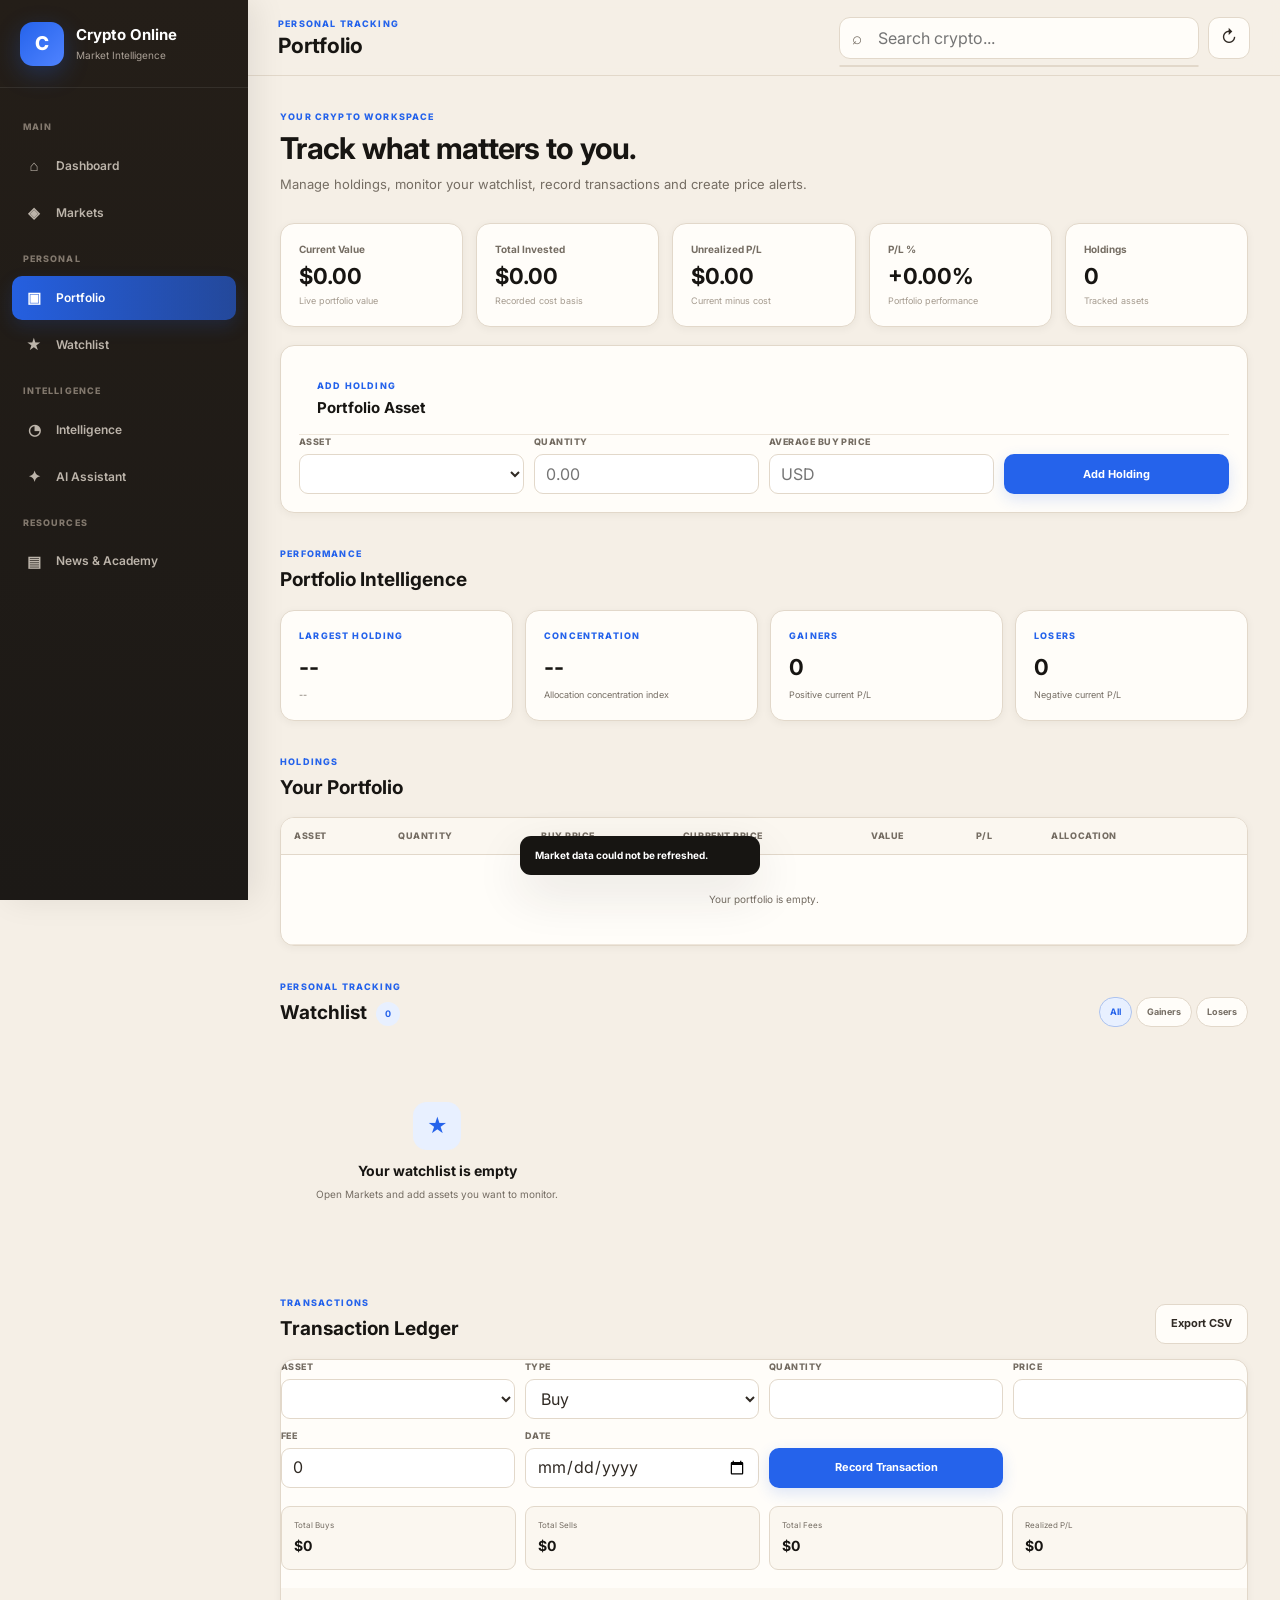
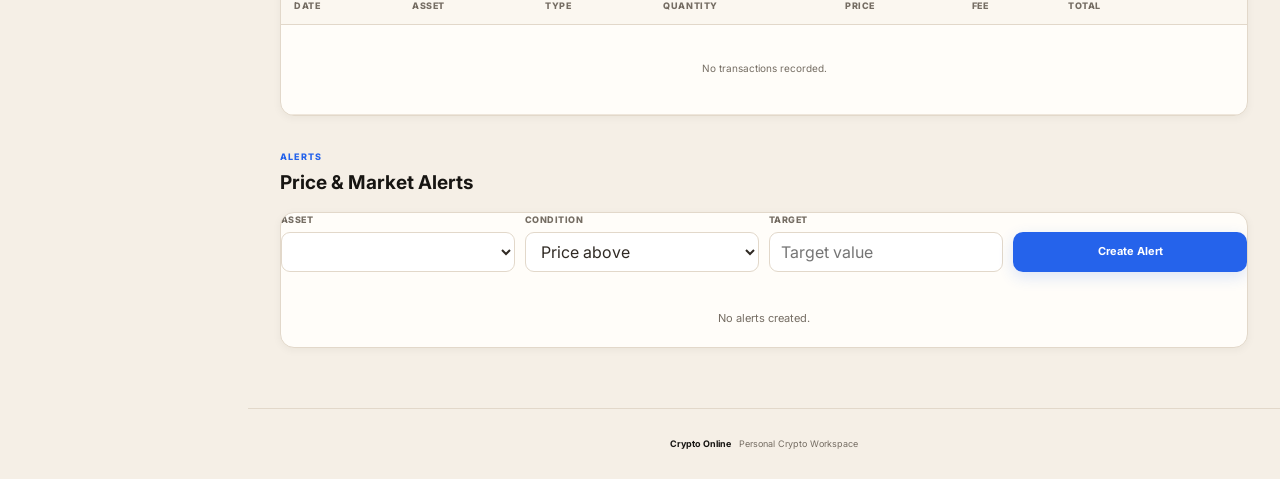
<file: portfolio.html>
<!DOCTYPE html>
<html lang="en">
<head>

<meta charset="UTF-8">
<meta name="viewport"
      content="width=device-width, initial-scale=1.0">

<title>Crypto Online — Portfolio</title>

<link rel="preconnect"
      href="https://fonts.googleapis.com">

<link rel="preconnect"
      href="https://fonts.gstatic.com"
      crossorigin>

<link
 href="https://fonts.googleapis.com/css2?family=Inter:wght@400;500;600;700;800&display=swap"
 rel="stylesheet">

<link rel="stylesheet" href="style.css">

</head>

<body>

<div class="app">

<aside class="sidebar" id="sidebar">

<div class="brand">
<div class="brand-mark">C</div>
<div>
<strong>Crypto Online</strong>
<span>Market Intelligence</span>
</div>
</div>

<nav class="sidebar-nav">

<div class="nav-label">MAIN</div>

<a href="index.html" class="nav-link">
<span>⌂</span><span>Dashboard</span>
</a>

<a href="markets.html" class="nav-link">
<span>◈</span><span>Markets</span>
</a>

<div class="nav-label">PERSONAL</div>

<a href="portfolio.html" class="nav-link active">
<span>▣</span><span>Portfolio</span>
</a>

<a href="#watchlist" class="nav-link">
<span>★</span><span>Watchlist</span>
</a>

<div class="nav-label">INTELLIGENCE</div>

<a href="intelligence.html" class="nav-link">
<span>◔</span><span>Intelligence</span>
</a>

<a href="intelligence.html#ai" class="nav-link">
<span>✦</span><span>AI Assistant</span>
</a>

<div class="nav-label">RESOURCES</div>

<a href="resources.html" class="nav-link">
<span>▤</span><span>News & Academy</span>
</a>

</nav>

</aside>

<main class="main">

<header class="topbar">

<button class="mobile-menu"
        id="mobileMenu">
☰
</button>

<div class="page-heading">
<span class="eyebrow">PERSONAL TRACKING</span>
<h1>Portfolio</h1>
</div>

<div class="topbar-actions">

<div class="global-search">
<span>⌕</span>
<input id="globalSearch"
       type="search"
       placeholder="Search crypto...">
<div id="globalSearchResults"></div>
</div>

<button class="top-icon"
        id="refreshMarket">
↻
</button>

</div>

</header>

<section class="page">

<div class="page-intro">
<span class="eyebrow">YOUR CRYPTO WORKSPACE</span>
<h2>Track what matters to you.</h2>
<p>
Manage holdings, monitor your watchlist,
record transactions and create price alerts.
</p>
</div>
<div class="metric-grid portfolio-metrics">

<article class="metric-card">
<span>Current Value</span>
<strong id="portfolioCurrentValue">$0</strong>
<small>Live portfolio value</small>
</article>

<article class="metric-card">
<span>Total Invested</span>
<strong id="portfolioInvested">$0</strong>
<small>Recorded cost basis</small>
</article>

<article class="metric-card">
<span>Unrealized P/L</span>
<strong id="portfolioProfitLoss">$0</strong>
<small>Current minus cost</small>
</article>

<article class="metric-card">
<span>P/L %</span>
<strong id="portfolioProfitPercent">0%</strong>
<small>Portfolio performance</small>
</article>

<article class="metric-card">
<span>Holdings</span>
<strong id="portfolioHoldingsCount">0</strong>
<small>Tracked assets</small>
</article>

</div>


<section class="surface portfolio-add">

<div class="surface-header">
<div>
<span class="eyebrow">ADD HOLDING</span>
<h3>Portfolio Asset</h3>
</div>
</div>

<div class="form-grid">

<div class="field">
<label>Asset</label>
<select id="portfolioCoin">
<option value="">Select asset</option>
</select>
</div>

<div class="field">
<label>Quantity</label>
<input id="portfolioQuantity"
       type="number"
       min="0"
       step="any"
       placeholder="0.00">
</div>

<div class="field">
<label>Average Buy Price</label>
<input id="portfolioBuyPrice"
       type="number"
       min="0"
       step="any"
       placeholder="USD">
</div>

<button
 id="addPortfolioAsset"
 class="button primary">
Add Holding
</button>

</div>

</section>


<section class="section-block">

<div class="section-heading">
<div>
<span class="eyebrow">PERFORMANCE</span>
<h2>Portfolio Intelligence</h2>
</div>
</div>

<div id="portfolioIntelligence"
     class="portfolio-intelligence-grid">

<div class="surface insight-card">
<span class="eyebrow">LARGEST HOLDING</span>
<strong id="largestHolding">--</strong>
<small id="largestHoldingPercent">--</small>
</div>

<div class="surface insight-card">
<span class="eyebrow">CONCENTRATION</span>
<strong id="portfolioHHI">--</strong>
<small>Allocation concentration index</small>
</div>

<div class="surface insight-card">
<span class="eyebrow">GAINERS</span>
<strong id="portfolioGainers">0</strong>
<small>Positive current P/L</small>
</div>

<div class="surface insight-card">
<span class="eyebrow">LOSERS</span>
<strong id="portfolioLosers">0</strong>
<small>Negative current P/L</small>
</div>

</div>

</section>
<section class="section-block">

<div class="section-heading">
<div>
<span class="eyebrow">HOLDINGS</span>
<h2>Your Portfolio</h2>
</div>
</div>

<div class="surface">

<div class="table-scroll">

<table class="data-table">

<thead>
<tr>
<th>Asset</th>
<th>Quantity</th>
<th>Buy Price</th>
<th>Current Price</th>
<th>Value</th>
<th>P/L</th>
<th>Allocation</th>
<th></th>
</tr>
</thead>

<tbody id="portfolioTable">

<tr>
<td colspan="8"
    class="table-loading">
Your portfolio is empty.
</td>
</tr>

</tbody>

</table>

</div>

</div>

</section>


<section id="watchlist"
         class="section-block">

<div class="section-heading">

<div>
<span class="eyebrow">PERSONAL TRACKING</span>
<h2>
Watchlist
<span id="watchlistCount"
      class="count-pill">
0
</span>
</h2>
</div>

<div class="watchlist-filter">
<button class="filter-chip active"
        data-watch-filter="all">
All
</button>

<button class="filter-chip"
        data-watch-filter="gainers">
Gainers
</button>

<button class="filter-chip"
        data-watch-filter="losers">
Losers
</button>
</div>

</div>

<div id="watchlistContainer"
     class="watchlist-grid">

<div class="empty-state">
<span>★</span>
<h3>Your watchlist is empty</h3>
<p>
Open Markets and add assets you want
to monitor.
</p>
</div>

</div>

</section>
<section class="section-block">

<div class="section-heading">
<div>
<span class="eyebrow">TRANSACTIONS</span>
<h2>Transaction Ledger</h2>
</div>

<button
 id="exportTransactions"
 class="button secondary">
Export CSV
</button>
</div>

<div class="surface">

<div class="form-grid ledger-form">

<div class="field">
<label>Asset</label>
<select id="transactionCoin">
<option value="">Select asset</option>
</select>
</div>

<div class="field">
<label>Type</label>
<select id="transactionType">
<option value="buy">Buy</option>
<option value="sell">Sell</option>
</select>
</div>

<div class="field">
<label>Quantity</label>
<input id="transactionQuantity"
       type="number"
       step="any">
</div>

<div class="field">
<label>Price</label>
<input id="transactionPrice"
       type="number"
       step="any">
</div>

<div class="field">
<label>Fee</label>
<input id="transactionFee"
       type="number"
       step="any"
       value="0">
</div>

<div class="field">
<label>Date</label>
<input id="transactionDate"
       type="date">
</div>

<button
 id="addTransaction"
 class="button primary">
Record Transaction
</button>

</div>


<div class="ledger-summary">

<div>
<span>Total Buys</span>
<strong id="ledgerBuys">$0</strong>
</div>

<div>
<span>Total Sells</span>
<strong id="ledgerSells">$0</strong>
</div>

<div>
<span>Total Fees</span>
<strong id="ledgerFees">$0</strong>
</div>

<div>
<span>Realized P/L</span>
<strong id="ledgerRealized">$0</strong>
</div>

</div>


<div class="table-scroll">

<table class="data-table">

<thead>
<tr>
<th>Date</th>
<th>Asset</th>
<th>Type</th>
<th>Quantity</th>
<th>Price</th>
<th>Fee</th>
<th>Total</th>
<th></th>
</tr>
</thead>

<tbody id="transactionTable">

<tr>
<td colspan="8"
    class="table-loading">
No transactions recorded.
</td>
</tr>

</tbody>

</table>

</div>

</div>

</section>


<section class="section-block">

<div class="section-heading">
<div>
<span class="eyebrow">ALERTS</span>
<h2>Price & Market Alerts</h2>
</div>
</div>

<div class="surface">

<div class="form-grid">

<div class="field">
<label>Asset</label>
<select id="alertCoin">
<option value="">Select asset</option>
</select>
</div>

<div class="field">
<label>Condition</label>
<select id="alertCondition">
<option value="above">Price above</option>
<option value="below">Price below</option>
<option value="change_above">24H change above</option>
<option value="change_below">24H change below</option>
</select>
</div>

<div class="field">
<label>Target</label>
<input id="alertTarget"
       type="number"
       step="any"
       placeholder="Target value">
</div>

<button
 id="addAlert"
 class="button primary">
Create Alert
</button>

</div>

<div id="alertsList"
     class="alerts-list">

<div class="empty-small">
No alerts created.
</div>

</div>

</div>

</section>

</section>

<footer class="footer">
<strong>Crypto Online</strong>
<span>Personal Crypto Workspace</span>
</footer>

</main>
</div>

<div id="toast" class="toast"></div>

<script src="script.js"></script>

</body>
</html>
</file>
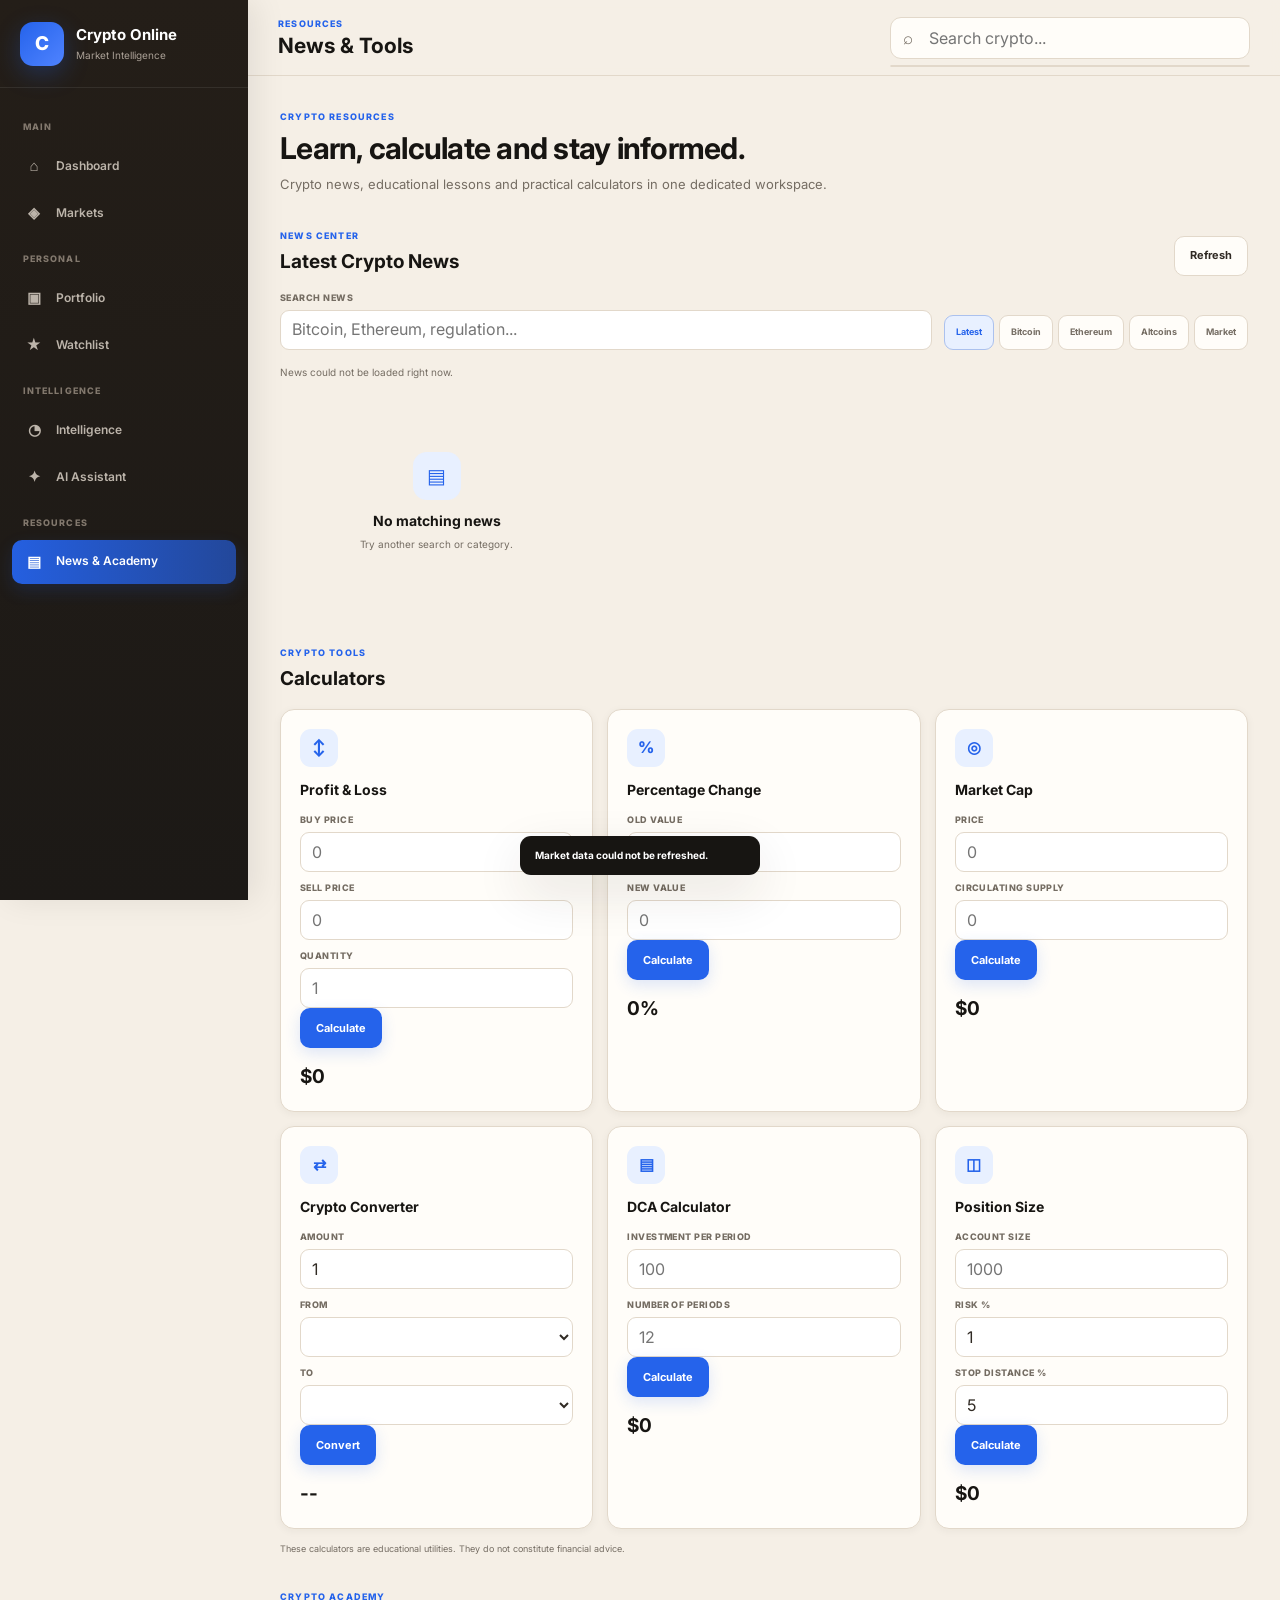
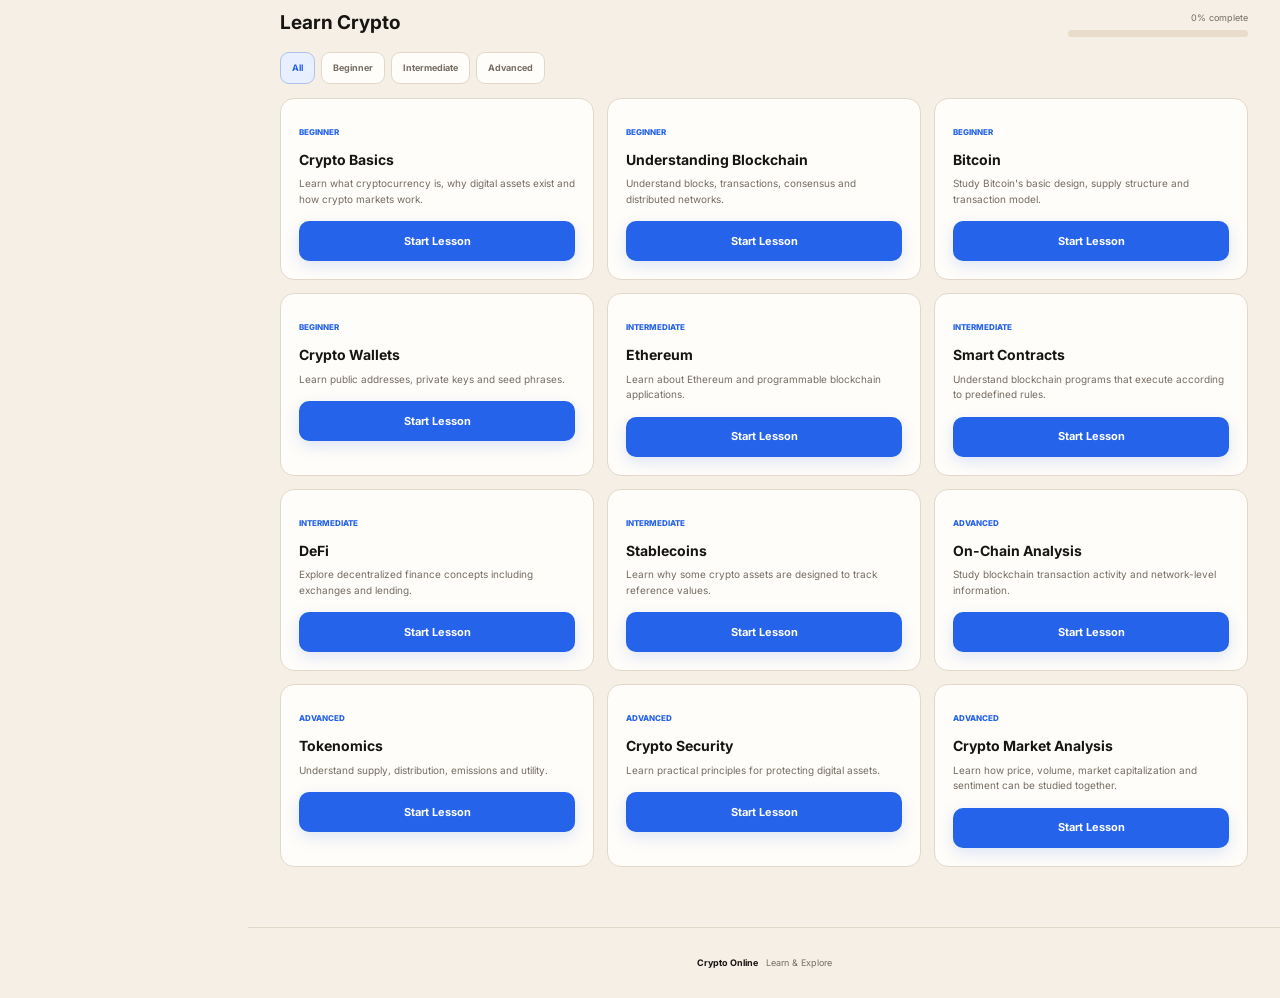
<file: resources.html>
<!DOCTYPE html>
<html lang="en">
<head>

<meta charset="UTF-8">
<meta name="viewport"
      content="width=device-width, initial-scale=1.0">

<title>Crypto Online — Resources</title>

<link rel="preconnect"
      href="https://fonts.googleapis.com">

<link rel="preconnect"
      href="https://fonts.gstatic.com"
      crossorigin>

<link
 href="https://fonts.googleapis.com/css2?family=Inter:wght@400;500;600;700;800&display=swap"
 rel="stylesheet">

<link rel="stylesheet" href="style.css">

</head>

<body>

<div class="app">

<aside class="sidebar" id="sidebar">

<div class="brand">
<div class="brand-mark">C</div>
<div>
<strong>Crypto Online</strong>
<span>Market Intelligence</span>
</div>
</div>

<nav class="sidebar-nav">

<div class="nav-label">MAIN</div>

<a href="index.html" class="nav-link">
<span>⌂</span><span>Dashboard</span>
</a>

<a href="markets.html" class="nav-link">
<span>◈</span><span>Markets</span>
</a>

<div class="nav-label">PERSONAL</div>

<a href="portfolio.html" class="nav-link">
<span>▣</span><span>Portfolio</span>
</a>

<a href="portfolio.html#watchlist" class="nav-link">
<span>★</span><span>Watchlist</span>
</a>

<div class="nav-label">INTELLIGENCE</div>

<a href="intelligence.html" class="nav-link">
<span>◔</span><span>Intelligence</span>
</a>

<a href="intelligence.html#ai" class="nav-link">
<span>✦</span><span>AI Assistant</span>
</a>

<div class="nav-label">RESOURCES</div>

<a href="resources.html" class="nav-link active">
<span>▤</span><span>News & Academy</span>
</a>

</nav>

</aside>

<main class="main">

<header class="topbar">

<button class="mobile-menu"
        id="mobileMenu">
☰
</button>

<div class="page-heading">
<span class="eyebrow">RESOURCES</span>
<h1>News & Tools</h1>
</div>

<div class="topbar-actions">

<div class="global-search">
<span>⌕</span>
<input id="globalSearch"
       type="search"
       placeholder="Search crypto...">
<div id="globalSearchResults"></div>
</div>

</div>

</header>

<section class="page">

<div class="page-intro">
<span class="eyebrow">CRYPTO RESOURCES</span>
<h2>Learn, calculate and stay informed.</h2>
<p>
Crypto news, educational lessons and practical
calculators in one dedicated workspace.
</p>
</div>
<section id="news"
         class="section-block">

<div class="section-heading">

<div>
<span class="eyebrow">NEWS CENTER</span>
<h2>Latest Crypto News</h2>
</div>

<button
 id="refreshNews"
 class="button secondary">
Refresh
</button>

</div>

<div class="news-toolbar">

<div class="field grow">
<label>Search news</label>
<input id="newsSearch"
       type="search"
       placeholder="Bitcoin, Ethereum, regulation...">
</div>

<div class="news-tabs">

<button class="news-tab active"
        data-news-category="latest">
Latest
</button>

<button class="news-tab"
        data-news-category="bitcoin">
Bitcoin
</button>

<button class="news-tab"
        data-news-category="ethereum">
Ethereum
</button>

<button class="news-tab"
        data-news-category="altcoins">
Altcoins
</button>

<button class="news-tab"
        data-news-category="market">
Market
</button>

</div>

</div>

<div id="newsStatus"
     class="section-status">
Loading news...
</div>

<div id="newsGrid"
     class="news-grid">

<div class="loading-card"></div>
<div class="loading-card"></div>
<div class="loading-card"></div>

</div>

</section>
<section id="tools"
         class="section-block">

<div class="section-heading">
<div>
<span class="eyebrow">CRYPTO TOOLS</span>
<h2>Calculators</h2>
</div>
</div>

<div class="tools-grid">

<article class="surface tool-card">

<span class="tool-icon">↕</span>
<h3>Profit & Loss</h3>

<div class="field">
<label>Buy Price</label>
<input id="profitBuy"
       type="number"
       placeholder="0">
</div>

<div class="field">
<label>Sell Price</label>
<input id="profitSell"
       type="number"
       placeholder="0">
</div>

<div class="field">
<label>Quantity</label>
<input id="profitQuantity"
       type="number"
       placeholder="1">
</div>

<button
 id="calculateProfit"
 class="button primary">
Calculate
</button>

<strong id="profitResult"
        class="tool-result">
$0
</strong>

</article>


<article class="surface tool-card">

<span class="tool-icon">%</span>
<h3>Percentage Change</h3>

<div class="field">
<label>Old Value</label>
<input id="percentOld"
       type="number"
       placeholder="0">
</div>

<div class="field">
<label>New Value</label>
<input id="percentNew"
       type="number"
       placeholder="0">
</div>

<button
 id="calculatePercent"
 class="button primary">
Calculate
</button>

<strong id="percentResult"
        class="tool-result">
0%
</strong>

</article>


<article class="surface tool-card">

<span class="tool-icon">◎</span>
<h3>Market Cap</h3>

<div class="field">
<label>Price</label>
<input id="capPrice"
       type="number"
       placeholder="0">
</div>

<div class="field">
<label>Circulating Supply</label>
<input id="capSupply"
       type="number"
       placeholder="0">
</div>

<button
 id="calculateCap"
 class="button primary">
Calculate
</button>

<strong id="capResult"
        class="tool-result">
$0
</strong>

</article>


<article class="surface tool-card">

<span class="tool-icon">⇄</span>
<h3>Crypto Converter</h3>

<div class="field">
<label>Amount</label>
<input id="convertAmount"
       type="number"
       value="1">
</div>

<div class="field">
<label>From</label>
<select id="convertFrom">
<option value="bitcoin">Bitcoin</option>
</select>
</div>

<div class="field">
<label>To</label>
<select id="convertTo">
<option value="ethereum">Ethereum</option>
</select>
</div>

<button
 id="calculateConverter"
 class="button primary">
Convert
</button>

<strong id="converterResult"
        class="tool-result">
--
</strong>

</article>
<article class="surface tool-card">

<span class="tool-icon">▤</span>
<h3>DCA Calculator</h3>

<div class="field">
<label>Investment Per Period</label>
<input id="dcaAmount"
       type="number"
       placeholder="100">
</div>

<div class="field">
<label>Number of Periods</label>
<input id="dcaPeriods"
       type="number"
       placeholder="12">
</div>

<button
 id="calculateDca"
 class="button primary">
Calculate
</button>

<strong id="dcaResult"
        class="tool-result">
$0
</strong>

</article>


<article class="surface tool-card">

<span class="tool-icon">◫</span>
<h3>Position Size</h3>

<div class="field">
<label>Account Size</label>
<input id="positionAccount"
       type="number"
       placeholder="1000">
</div>

<div class="field">
<label>Risk %</label>
<input id="positionRisk"
       type="number"
       value="1">
</div>

<div class="field">
<label>Stop Distance %</label>
<input id="positionStop"
       type="number"
       value="5">
</div>

<button
 id="calculatePosition"
 class="button primary">
Calculate
</button>

<strong id="positionResult"
        class="tool-result">
$0
</strong>

</article>

</div>

<div class="tool-note">
These calculators are educational utilities.
They do not constitute financial advice.
</div>

</section>


<section id="academy"
         class="section-block">

<div class="section-heading">

<div>
<span class="eyebrow">CRYPTO ACADEMY</span>
<h2>Learn Crypto</h2>
</div>

<div class="academy-progress">
<span id="academyProgressText">
0% complete
</span>

<div>
<i id="academyProgressBar"
   style="width:0%">
</i>
</div>

</div>

</div>

<div class="academy-filters">

<button class="academy-filter active"
        data-academy-level="all">
All
</button>

<button class="academy-filter"
        data-academy-level="beginner">
Beginner
</button>

<button class="academy-filter"
        data-academy-level="intermediate">
Intermediate
</button>

<button class="academy-filter"
        data-academy-level="advanced">
Advanced
</button>

</div>

<div id="academyGrid"
     class="academy-grid"></div>

</section>

</section>

<footer class="footer">
<strong>Crypto Online</strong>
<span>Learn & Explore</span>
</footer>

</main>
</div>

<div id="toast" class="toast"></div>

<div id="academyModal"
     class="modal-backdrop">

<div class="modal">
<button id="closeAcademy"
        class="modal-close">
×
</button>

<div id="academyModalContent"></div>
</div>

</div>

<script src="script.js"></script>

</body>
</html>
</file>
<file: style.css>
/* =========================================================
   CRYPTO ONLINE
   NEW DESIGN SYSTEM
   WARM BROWN + BLUE + BLACK
   ========================================================= */

:root{
    --blue:#2563eb;
    --blue-dark:#1d4ed8;
    --blue-soft:#e8f0ff;

    --brown:#8b6f52;
    --brown-dark:#624b36;
    --brown-soft:#eadcca;

    --cream:#f5efe6;
    --cream-light:#fbf7f0;
    --surface:#fffdf9;
    --surface-alt:#f0e7da;

    --black:#171512;
    --charcoal:#28231e;
    --text:#302a24;
    --muted:#756d63;
    --light:#a59b8f;

    --border:#e2d8ca;
    --border-light:#eee6db;

    --green:#16834b;
    --green-soft:#e5f6ed;

    --red:#c83c3c;
    --red-soft:#fbe8e8;

    --orange:#c47a22;
    --orange-soft:#fff1dc;

    --white:#ffffff;

    --sidebar-width:248px;

    --radius-sm:8px;
    --radius:14px;
    --radius-lg:20px;
    --radius-xl:26px;

    --shadow-sm:0 2px 8px rgba(47,38,28,.05);
    --shadow:0 8px 28px rgba(47,38,28,.07);
    --shadow-lg:0 18px 50px rgba(47,38,28,.11);

    --transition:.2s ease;
}

*{
    box-sizing:border-box;
    margin:0;
    padding:0;
}

html{
    scroll-behavior:smooth;
}

body{
    min-height:100vh;

    font-family:
        Inter,
        -apple-system,
        BlinkMacSystemFont,
        "Segoe UI",
        Roboto,
        Arial,
        sans-serif;

    color:var(--text);
    background:var(--cream);

    line-height:1.55;
}

button,
input,
select,
textarea{
    font:inherit;
}

button{
    cursor:pointer;
}

a{
    color:inherit;
    text-decoration:none;
}

img{
    max-width:100%;
    display:block;
}

.hidden{
    display:none !important;
}

.app{
    min-height:100vh;
    display:flex;
}

/* =========================================================
   SIDEBAR
   ========================================================= */

.sidebar{
    position:fixed;
    inset:0 auto 0 0;

    width:var(--sidebar-width);

    background:
        linear-gradient(
            180deg,
            #241e18 0%,
            #1c1916 100%
        );

    color:#fff;

    display:flex;
    flex-direction:column;

    z-index:2000;

    box-shadow:
        8px 0 30px rgba(0,0,0,.08);
}

.brand{
    min-height:88px;

    padding:20px;

    display:flex;
    align-items:center;
    gap:12px;

    border-bottom:
        1px solid rgba(255,255,255,.08);
}

.brand-mark{
    width:44px;
    height:44px;

    border-radius:13px;

    display:flex;
    align-items:center;
    justify-content:center;

    color:#fff;
    background:
        linear-gradient(
            135deg,
            var(--blue),
            #4f83ff
        );

    font-size:19px;
    font-weight:800;

    box-shadow:
        0 8px 24px rgba(37,99,235,.28);
}

.brand strong{
    display:block;

    font-size:15px;
    color:#fff;
}

.brand span{
    display:block;

    margin-top:2px;

    color:#aaa096;
    font-size:10px;
}

.sidebar-nav{
    padding:18px 12px;
    overflow-y:auto;
}

.nav-label{
    padding:14px 11px 7px;

    color:#82786d;

    font-size:9px;
    font-weight:800;

    letter-spacing:.12em;
}

.nav-link{
    min-height:44px;

    display:flex;
    align-items:center;
    gap:12px;

    margin:3px 0;
    padding:0 12px;

    border-radius:10px;

    color:#bcb4aa;

    font-size:12px;
    font-weight:600;

    transition:
        background var(--transition),
        color var(--transition),
        transform var(--transition);
}

.nav-link span:first-child{
    width:20px;
    text-align:center;
    font-size:15px;
}

.nav-link:hover{
    color:#fff;
    background:rgba(255,255,255,.07);
}

.nav-link.active{
    color:#fff;

    background:
        linear-gradient(
            90deg,
            rgba(37,99,235,.95),
            rgba(37,99,235,.62)
        );

    box-shadow:
        0 7px 18px rgba(37,99,235,.16);
}

.sidebar-bottom{
    margin-top:auto;
    padding:16px;

    border-top:
        1px solid rgba(255,255,255,.07);
}

.sidebar-status{
    display:flex;
    align-items:center;
    gap:8px;

    color:#92887d;
    font-size:10px;
}

.status-dot{
    width:7px;
    height:7px;

    border-radius:50%;
    background:#3bc477;

    box-shadow:
        0 0 0 4px rgba(59,196,119,.10);
}

/* =========================================================
   MAIN
   ========================================================= */

.main{
    width:calc(100% - var(--sidebar-width));
    margin-left:var(--sidebar-width);

    min-height:100vh;
}

.topbar{
    position:sticky;
    top:0;
    z-index:1000;

    min-height:76px;

    padding:0 30px;

    display:flex;
    align-items:center;
    justify-content:space-between;

    gap:20px;

    background:
        rgba(245,239,230,.93);

    backdrop-filter:blur(15px);

    border-bottom:
        1px solid var(--border);
}

.page-heading{
    min-width:150px;
}

.page-heading .eyebrow{
    margin-bottom:2px;
}

.page-heading h1{
    font-size:21px;
    line-height:1.2;
    color:var(--black);
}

.eyebrow{
    display:block;

    color:var(--blue);

    font-size:9px;
    font-weight:800;

    letter-spacing:.13em;
    text-transform:uppercase;
}

.topbar-actions{
    display:flex;
    align-items:center;
    gap:9px;
}

.global-search{
    width:min(360px,34vw);
    position:relative;
}

.global-search > span{
    position:absolute;
    left:13px;
    top:50%;

    transform:translateY(-50%);

    color:var(--muted);
    font-size:17px;

    z-index:2;
}

.global-search input{
    width:100%;
    height:42px;

    padding:
        0 14px 0 38px;

    color:var(--text);
    background:var(--surface);

    border:1px solid var(--border);
    border-radius:11px;

    outline:none;
}

.global-search input:focus{
    border-color:#9bb8f8;

    box-shadow:
        0 0 0 3px rgba(37,99,235,.09);
}

#globalSearchResults{
    position:absolute;
    left:0;
    right:0;
    top:48px;

    z-index:3000;

    background:var(--surface);

    border:1px solid var(--border);
    border-radius:12px;

    box-shadow:var(--shadow-lg);

    overflow:hidden;
}

.search-result{
    width:100%;

    display:flex;
    align-items:center;
    gap:10px;

    padding:10px 12px;

    border:0;
    border-bottom:1px solid var(--border-light);

    background:transparent;

    text-align:left;
}

.search-result:hover{
    background:var(--blue-soft);
}

.search-result img{
    width:28px;
    height:28px;
    border-radius:50%;
}

.search-result span{
    font-size:12px;
    font-weight:700;
}

.search-result small{
    margin-left:auto;
    color:var(--muted);
}

.top-icon{
    width:42px;
    height:42px;

    border:1px solid var(--border);
    border-radius:11px;

    color:var(--text);
    background:var(--surface);

    display:flex;
    align-items:center;
    justify-content:center;

    font-size:17px;

    transition:var(--transition);
}

.top-icon:hover{
    color:var(--blue);
    border-color:#a9c0f2;
    background:var(--blue-soft);
}

.user-chip{
    display:flex;
    align-items:center;
    gap:8px;

    padding:4px 9px 4px 4px;

    border:1px solid var(--border);
    border-radius:24px;

    background:var(--surface);
}

.user-avatar{
    width:31px;
    height:31px;

    display:flex;
    align-items:center;
    justify-content:center;

    border-radius:50%;

    background:var(--black);
    color:#fff;

    font-size:10px;
    font-weight:800;
}

.user-info strong{
    display:block;

    color:var(--black);
    font-size:10px;
}

.user-info span{
    display:block;

    color:var(--muted);
    font-size:9px;
}
/* =========================================================
   PAGE
   ========================================================= */

.page{
    width:100%;
    max-width:1500px;

    margin:0 auto;

    padding:34px 32px 60px;
}

.page-intro{
    max-width:800px;
    margin-bottom:28px;
}

.page-intro h2{
    margin-top:7px;

    color:var(--black);

    font-size:30px;
    line-height:1.15;

    letter-spacing:-.025em;
}

.page-intro p{
    max-width:720px;

    margin-top:9px;

    color:var(--muted);

    font-size:13px;
}

.section-block{
    margin-top:34px;
}

.section-heading{
    display:flex;
    align-items:flex-end;
    justify-content:space-between;

    gap:15px;

    margin-bottom:15px;
}

.section-heading h2{
    margin-top:4px;

    color:var(--black);
    font-size:19px;
}

.section-heading h3{
    margin-top:3px;

    color:var(--black);
    font-size:15px;
}

/* =========================================================
   HERO
   ========================================================= */

.hero{
    min-height:330px;

    position:relative;
    overflow:hidden;

    margin-bottom:32px;
    padding:42px;

    border-radius:var(--radius-xl);

    background:
        linear-gradient(
            135deg,
            #eadcca 0%,
            #f9f4ec 50%,
            #dce8ff 100%
        );

    border:1px solid var(--border);

    box-shadow:var(--shadow);
}

.hero-copy{
    position:relative;
    z-index:4;

    max-width:620px;
}

.hero-tag{
    display:inline-flex;

    padding:6px 10px;

    border-radius:20px;

    color:var(--blue);

    background:rgba(255,255,255,.65);

    font-size:9px;
    font-weight:800;
    letter-spacing:.1em;
}

.hero h2{
    margin-top:16px;

    color:var(--black);

    font-size:39px;
    line-height:1.05;

    letter-spacing:-.04em;
}

.hero p{
    max-width:570px;

    margin-top:13px;

    color:#665d53;

    font-size:14px;
}

.hero-actions{
    display:flex;
    gap:9px;
    flex-wrap:wrap;

    margin-top:22px;
}

.hero-decoration{
    position:absolute;
    inset:0;
}

.hero-grid{
    position:absolute;
    inset:0;

    opacity:.28;

    background-image:
        linear-gradient(
            rgba(37,99,235,.09) 1px,
            transparent 1px
        ),
        linear-gradient(
            90deg,
            rgba(37,99,235,.09) 1px,
            transparent 1px
        );

    background-size:35px 35px;

    mask-image:
        linear-gradient(
            90deg,
            transparent,
            black
        );
}

.orb{
    position:absolute;

    border-radius:50%;

    filter:blur(1px);
}

.orb-one{
    width:340px;
    height:340px;

    right:-90px;
    top:-130px;

    background:
        rgba(37,99,235,.14);
}

.orb-two{
    width:210px;
    height:210px;

    right:150px;
    bottom:-120px;

    background:
        rgba(139,111,82,.18);
}

/* =========================================================
   BUTTONS
   ========================================================= */

.button{
    min-height:40px;

    display:inline-flex;
    align-items:center;
    justify-content:center;

    padding:0 15px;

    border-radius:10px;

    border:1px solid transparent;

    font-size:11px;
    font-weight:700;

    transition:var(--transition);
}

.button.primary{
    color:#fff;
    background:var(--blue);

    box-shadow:
        0 5px 15px rgba(37,99,235,.16);
}

.button.primary:hover{
    background:var(--blue-dark);
    transform:translateY(-1px);
}

.button.secondary{
    color:var(--text);
    background:var(--surface);

    border-color:var(--border);
}

.button.secondary:hover{
    color:var(--blue);
    border-color:#a7bef0;
    background:var(--blue-soft);
}

.button.danger{
    color:#fff;
    background:var(--red);
}

.button.small{
    min-height:32px;
    padding:0 10px;

    font-size:10px;
}

.button.full{
    width:100%;
    margin-top:15px;
}

/* =========================================================
   METRICS
   ========================================================= */

.metric-grid{
    display:grid;

    grid-template-columns:
        repeat(5,minmax(0,1fr));

    gap:13px;
}

.metric-card{
    min-width:0;

    padding:18px;

    background:var(--surface);

    border:1px solid var(--border);
    border-radius:var(--radius);

    box-shadow:var(--shadow-sm);
}

.metric-card span{
    display:block;

    color:var(--muted);

    font-size:10px;
    font-weight:700;
}

.metric-card strong{
    display:block;

    margin-top:7px;

    color:var(--black);

    font-size:22px;
    line-height:1.1;

    overflow:hidden;
    text-overflow:ellipsis;
}

.metric-card small{
    display:block;

    margin-top:6px;

    color:var(--light);

    font-size:9px;
}

/* =========================================================
   SURFACES
   ========================================================= */

.surface{
    min-width:0;

    background:var(--surface);

    border:1px solid var(--border);
    border-radius:var(--radius);

    box-shadow:var(--shadow-sm);

    overflow:hidden;
}

.surface-header{
    min-height:65px;

    display:flex;
    align-items:center;
    justify-content:space-between;

    gap:15px;

    padding:15px 18px;

    border-bottom:
        1px solid var(--border-light);
}

.surface-header h3{
    margin-top:3px;

    color:var(--black);
    font-size:15px;
}

.dashboard-main-grid{
    display:grid;

    grid-template-columns:
        minmax(0,2fr)
        minmax(280px,1fr);

    gap:16px;

    margin-top:24px;
}

.three-column-grid{
    display:grid;

    grid-template-columns:
        repeat(3,minmax(0,1fr));

    gap:15px;
}

.two-column-grid{
    display:grid;

    grid-template-columns:
        repeat(2,minmax(0,1fr));

    gap:15px;
}

/* =========================================================
   CHART
   ========================================================= */

.chart-wrap{
    position:relative;

    width:100%;

    padding:18px;
}

.chart-wrap.large{
    height:340px;
}

.chart-wrap.huge{
    height:480px;
}

.chart-wrap canvas{
    width:100% !important;
    height:100% !important;
}

.asset-price{
    text-align:right;
}

.asset-price strong{
    display:block;

    color:var(--black);
    font-size:20px;
}

.asset-price span{
    display:block;

    margin-top:2px;

    font-size:11px;
    font-weight:700;
}

.positive{
    color:var(--green) !important;
}

.negative{
    color:var(--red) !important}

.neutral{
    color:var(--muted) !important;
}

/* =========================================================
   SENTIMENT
   ========================================================= */

.sentiment-center{
    min-height:340px;

    padding:25px;

    display:flex;
    flex-direction:column;
    align-items:center;
    justify-content:center;

    text-align:center;
}

.sentiment-ring{
    width:170px;
    height:170px;

    padding:8px;

    border-radius:50%;

    display:flex;
    flex-direction:column;
    align-items:center;
    justify-content:center;

    background:
        conic-gradient(
            var(--blue),
            #8eb0ff,
            var(--brown-soft),
            #e5ded4
        );

    box-shadow:
        0 10px 30px rgba(37,99,235,.10);
}

.sentiment-ring::before{
    content:"";

    position:absolute;
}

.sentiment-ring strong,
.sentiment-ring span{
    position:relative;
}

.sentiment-ring strong{
    color:var(--black);
    font-size:37px;
}

.sentiment-ring span{
    margin-top:2px;

    color:var(--muted);

    font-size:10px;
    font-weight:800;
}

.sentiment-center p{
    max-width:270px;

    margin-top:18px;

    color:var(--muted);

    font-size:11px;
}

.text-link{
    color:var(--blue);

    font-size:10px;
    font-weight:700;
}

.text-link:hover{
    text-decoration:underline;
}

/* =========================================================
   CARD CONTENT
   ========================================================= */

.card-title-row{
    display:flex;
    align-items:center;
    justify-content:space-between;

    gap:10px;

    margin-bottom:13px;
}

.card-title-row h3{
    color:var(--black);
    font-size:14px;
}

.direction{
    width:29px;
    height:29px;

    display:flex;
    align-items:center;
    justify-content:center;

    border-radius:50%;

    background:var(--surface-alt);

    font-weight:800;
}

.mover-card{
    padding:18px;
}

.coin-mini-list{
    display:flex;
    flex-direction:column;
    gap:6px;
}

.coin-mini{
    min-height:45px;

    display:flex;
    align-items:center;
    gap:9px;

    padding:7px 6px;

    border-radius:9px;
}

.coin-mini:hover{
    background:var(--cream-light);
}

.coin-mini img{
    width:29px;
    height:29px;
    border-radius:50%;
}

.coin-mini-main{
    min-width:0;
    flex:1;
}

.coin-mini-main strong{
    display:block;

    color:var(--black);

    font-size:11px;

    white-space:nowrap;
    overflow:hidden;
    text-overflow:ellipsis;
}

.coin-mini-main span{
    display:block;

    color:var(--muted);

    font-size:9px;
}

.coin-mini-change{
    font-size:10px;
    font-weight:800;
}

.summary-card{
    padding:18px;
}

.summary-list{
    min-height:100px;
}

.empty-small{
    padding:20px;

    color:var(--muted);

    text-align:center;

    font-size:11px;
}

.portfolio-summary{
    display:grid;
    grid-template-columns:1fr 1fr;
    gap:15px;

    margin-top:12px;
}

.portfolio-summary span{
    display:block;
    color:var(--muted);
    font-size:10px;
}

.portfolio-summary strong{
    display:block;
    margin-top:4px;
    color:var(--black);
    font-size:18px;
}

/* =========================================================
   INTELLIGENCE BANNER
   ========================================================= */

.intelligence-banner{
    display:flex;
    align-items:flex-start;
    gap:17px;

    padding:24px;

    border-radius:var(--radius);

    border:1px solid #cad9f6;

    background:
        linear-gradient(
            135deg,
            #eaf1ff,
            #f8f3ea
        );
}

.intelligence-icon{
    width:45px;
    height:45px;

    flex:0 0 auto;

    display:flex;
    align-items:center;
    justify-content:center;

    border-radius:13px;

    background:var(--blue);
    color:#fff;

    font-size:20px;
}

.intelligence-content h3{
    margin-top:5px;

    color:var(--black);
    font-size:17px;
}

.intelligence-content p{
    margin-top:5px;

    color:var(--muted);
    font-size:12px;
    max-width:850px;
}
/* =========================================================
   TABLES
   ========================================================= */

.table-scroll{
    width:100%;
    overflow-x:auto;
}

.data-table{
    width:100%;
    border-collapse:collapse;

    min-width:760px;
}

.data-table th{
    padding:11px 13px;

    color:var(--muted);

    background:
        var(--cream-light);

    border-bottom:
        1px solid var(--border);

    font-size:9px;
    font-weight:800;

    text-align:left;
    text-transform:uppercase;
    letter-spacing:.06em;
}

.data-table td{
    padding:12px 13px;

    color:var(--text);

    border-bottom:
        1px solid var(--border-light);

    font-size:10px;

    vertical-align:middle;
}

.data-table tbody tr:hover{
    background:#fcf8f1;
}

.table-loading{
    height:90px;

    color:var(--muted) !important;

    text-align:center !important;
}

.asset-cell{
    display:flex;
    align-items:center;
    gap:9px;
}

.asset-cell img{
    width:29px;
    height:29px;
    border-radius:50%;
}

.asset-cell strong{
    display:block;
    color:var(--black);
    font-size:11px;
}

.asset-cell small{
    display:block;
    margin-top:1px;
    color:var(--muted);
    font-size:8px;
}

.row-actions{
    display:flex;
    gap:5px;
}

/* =========================================================
   FILTERS
   ========================================================= */

.filter-toolbar{
    display:flex;
    align-items:flex-end;
    gap:10px;
    flex-wrap:wrap;

    padding:16px;

    border-bottom:
        1px solid var(--border-light);
}

.filter-toolbar.compact{
    padding-top:0;
}

.field{
    min-width:150px;
}

.field.grow{
    flex:1;
}

.field label{
    display:block;

    margin-bottom:5px;

    color:var(--muted);

    font-size:9px;
    font-weight:800;

    text-transform:uppercase;
    letter-spacing:.05em;
}

.field input,
.field select,
.field textarea{
    width:100%;

    min-height:40px;

    padding:0 11px;

    color:var(--text);
    background:#fff;

    border:1px solid var(--border);
    border-radius:9px;

    outline:none;
}

.field textarea{
    padding-top:10px;
    min-height:90px;
}

.field input:focus,
.field select:focus,
.field textarea:focus{
    border-color:#9bb8f8;

    box-shadow:
        0 0 0 3px rgba(37,99,235,.07);
}

.table-meta{
    display:flex;
    justify-content:space-between;
    gap:10px;

    padding:11px 16px;

    color:var(--muted);

    font-size:9px;
}

.market-stat-strip{
    display:grid;

    grid-template-columns:
        repeat(4,minmax(0,1fr));

    gap:10px;

    margin-bottom:18px;
}

.market-stat-strip > div{
    padding:15px;

    border:1px solid var(--border);
    border-radius:12px;

    background:var(--surface);
}

.market-stat-strip span{
    display:block;

    color:var(--muted);
    font-size:9px;
}

.market-stat-strip strong{
    display:block;

    margin-top:4px;

    color:var(--black);
    font-size:17px;
}

.explorer-panel{
    overflow:visible;
}

/* =========================================================
   PAGINATION
   ========================================================= */

.pagination{
    display:flex;
    justify-content:center;
    gap:5px;

    padding:15px;

    flex-wrap:wrap;
}

.page-button{
    min-width:32px;
    height:32px;

    border:1px solid var(--border);
    border-radius:8px;

    background:var(--surface);

    color:var(--muted);

    font-size:10px;
}

.page-button.active,
.page-button:hover{
    color:#fff;
    background:var(--blue);
    border-color:var(--blue);
}

/* =========================================================
   COMPARE
   ========================================================= */

.compare-panel{
    padding:18px;
}

.compare-select-grid{
    display:grid;

    grid-template-columns:
        repeat(3,minmax(0,1fr))
        auto;

    align-items:end;

    gap:10px;
}

.compare-results{
    margin-top:20px;
}

.compare-cards{
    display:grid;

    grid-template-columns:
        repeat(3,minmax(0,1fr));

    gap:12px;
}

.compare-card{
    padding:17px;

    border:1px solid var(--border);
    border-radius:13px;

    background:var(--cream-light);
}

.compare-card-header{
    display:flex;
    align-items:center;
    gap:9px;
}

.compare-card-header img{
    width:35px;
    height:35px;
    border-radius:50%;
}

.compare-card h3{
    color:var(--black);
    font-size:13px;
}

.compare-card small{
    color:var(--muted);
}

.compare-price{
    margin-top:15px;

    color:var(--black);
    font-size:22px;
    font-weight:800;
}

.compare-metrics{
    display:grid;
    grid-template-columns:1fr 1fr;

    gap:8px;

    margin-top:13px;
}

.compare-metrics div{
    padding:9px;

    border-radius:8px;

    background:#fff;
}

.compare-metrics span{
    display:block;
    color:var(--muted);
    font-size:8px;
}

.compare-metrics strong{
    display:block;
    margin-top:3px;
    font-size:10px;
}

/* =========================================================
   COIN TERMINAL
   ========================================================= */

.coin-terminal{
    padding:22px;
}

.coin-terminal-head{
    display:flex;
    align-items:flex-start;
    justify-content:space-between;

    gap:20px;
}

.coin-identity{
    display:flex;
    align-items:center;
    gap:13px;
}

.coin-identity img{
    width:54px;
    height:54px;
    border-radius:50%;
}

.coin-identity h2{
    color:var(--black);
    font-size:21px;
}

.coin-identity span{
    color:var(--muted);
    font-size:10px;
}

.coin-terminal-price{
    text-align:right;
}

.coin-terminal-price strong{
    display:block;
    color:var(--black);
    font-size:27px;
}

.coin-terminal-price span{
    display:block;
    margin-top:2px;
    font-size:11px;
    font-weight:800;
}

.coin-terminal-stats{
    display:grid;

    grid-template-columns:
        repeat(4,minmax(0,1fr));

    gap:9px;

    margin-top:20px;
}

.coin-terminal-stat{
    padding:12px;

    border:1px solid var(--border);
    border-radius:10px;

    background:var(--cream-light);
}

.coin-terminal-stat span{
    display:block;
    color:var(--muted);
    font-size:8px;
}

.coin-terminal-stat strong{
    display:block;
    margin-top:4px;
    color:var(--black);
    font-size:12px;
}

.coin-terminal-chart{
    height:330px;
    margin-top:18px;
}

/* =========================================================
   WATCHLIST
   ========================================================= */

.watchlist-grid{
    display:grid;

    grid-template-columns:
        repeat(3,minmax(0,1fr));

    gap:12px;
}

.watch-card{
    padding:16px;

    border:1px solid var(--border);
    border-radius:13px;

    background:var(--surface);

    box-shadow:var(--shadow-sm);
}

.watch-card-header{
    display:flex;
    align-items:center;
    justify-content:space-between;
}

.watch-card-asset{
    display:flex;
    align-items:center;
    gap:9px;
}

.watch-card-asset img{
    width:35px;
    height:35px;
    border-radius:50%;
}

.watch-card-asset strong{
    display:block;
    color:var(--black);
    font-size:11px;
}

.watch-card-asset span{
    display:block;
    color:var(--muted);
    font-size:8px;
}

.watch-card-price{
    margin-top:15px;
    color:var(--black);
    font-size:19px;
    font-weight:800;
}

.watch-card-change{
    margin-top:3px;
    font-size:10px;
    font-weight:800;
}

.count-pill{
    display:inline-flex;
    min-width:24px;
    height:24px;

    align-items:center;
    justify-content:center;

    margin-left:5px;

    border-radius:20px;

    color:var(--blue);
    background:var(--blue-soft);

    font-size:9px;
    vertical-align:middle;
}

.filter-chip{
    min-height:30px;

    padding:0 10px;

    border:1px solid var(--border);
    border-radius:20px;

    background:var(--surface);

    color:var(--muted);

    font-size:9px;
    font-weight:700;
}

.filter-chip.active,
.filter-chip:hover{
    color:var(--blue);
    background:var(--blue-soft);
    border-color:#adc3ef;
}

/* =========================================================
   PORTFOLIO
   ========================================================= */

.portfolio-metrics{
    margin-bottom:18px;
}

.form-grid{
    display:grid;

    grid-template-columns:
        repeat(4,minmax(0,1fr));

    gap:10px;

    align-items:end;
}

.portfolio-add{
    padding:18px;
}

.portfolio-intelligence-grid{
    display:grid;

    grid-template-columns:
        repeat(4,minmax(0,1fr));

    gap:12px;
}

.insight-card{
    padding:18px;
}

.insight-card strong{
    display:block;

    margin-top:7px;

    color:var(--black);
    font-size:22px;
}

.insight-card small{
    display:block;

    margin-top:4px;

    color:var(--muted);
    font-size:9px;
}

.ledger-summary{
    display:grid;

    grid-template-columns:
        repeat(4,minmax(0,1fr));

    gap:9px;

    margin:18px 0;
}

.ledger-summary > div{
    padding:12px;

    border:1px solid var(--border);
    border-radius:9px;

    background:var(--cream-light);
}

.ledger-summary span{
    display:block;
    color:var(--muted);
    font-size:8px;
}

.ledger-summary strong{
    display:block;
    margin-top:4px;
    color:var(--black);
    font-size:14px;
}

/* =========================================================
   ALERTS
   ========================================================= */

.alerts-list{
    display:flex;
    flex-direction:column;
    gap:8px;

    margin-top:18px;
}

.alert-item{
    display:flex;
    align-items:center;
    justify-content:space-between;

    gap:12px;

    padding:13px;

    border:1px solid var(--border);
    border-radius:10px;

    background:var(--cream-light);
}

.alert-item-main{
    display:flex;
    align-items:center;
    gap:9px;
}

.alert-item-main img{
    width:31px;
    height:31px;
    border-radius:50%;
}

.alert-item strong{
    display:block;
    color:var(--black);
    font-size:10px;
}

.alert-item span{
    display:block;
    color:var(--muted);
    font-size:9px;
}

.alert-actions{
    display:flex;
    gap:5px;
}
/* =========================================================
   NEWS
   ========================================================= */

.news-toolbar{
    display:flex;
    align-items:flex-end;
    gap:12px;
    flex-wrap:wrap;

    margin-bottom:15px;
}

.news-tabs{
    display:flex;
    gap:5px;
    flex-wrap:wrap;
}

.news-tab{
    min-height:35px;

    padding:0 11px;

    border:1px solid var(--border);
    border-radius:9px;

    color:var(--muted);
    background:var(--surface);

    font-size:9px;
    font-weight:700;
}

.news-tab.active,
.news-tab:hover{
    color:var(--blue);

    border-color:#abc1ee;
    background:var(--blue-soft);
}

.section-status{
    margin-bottom:12px;

    color:var(--muted);
    font-size:10px;
}

.news-grid{
    display:grid;

    grid-template-columns:
        repeat(3,minmax(0,1fr));

    gap:14px;
}

.news-card{
    overflow:hidden;

    border:1px solid var(--border);
    border-radius:14px;

    background:var(--surface);

    box-shadow:var(--shadow-sm);
}

.news-card-image{
    width:100%;
    height:155px;

    object-fit:cover;

    background:var(--surface-alt);
}

.news-card-content{
    padding:15px;
}

.news-source{
    color:var(--blue);

    font-size:8px;
    font-weight:800;

    text-transform:uppercase;
}

.news-card h3{
    margin-top:7px;

    color:var(--black);

    font-size:13px;
    line-height:1.35;
}

.news-card p{
    margin-top:7px;

    color:var(--muted);

    font-size:10px;

    display:-webkit-box;
    -webkit-line-clamp:3;
    -webkit-box-orient:vertical;
    overflow:hidden;
}

.news-card-footer{
    display:flex;
    justify-content:space-between;

    margin-top:12px;

    color:var(--light);
    font-size:8px;
}

/* =========================================================
   TOOLS
   ========================================================= */

.tools-grid{
    display:grid;

    grid-template-columns:
        repeat(3,minmax(0,1fr));

    gap:14px;
}

.tool-card{
    padding:19px;
}

.tool-icon{
    width:38px;
    height:38px;

    display:flex;
    align-items:center;
    justify-content:center;

    margin-bottom:12px;

    border-radius:11px;

    color:var(--blue);
    background:var(--blue-soft);

    font-weight:800;
}

.tool-card h3{
    margin-bottom:13px;

    color:var(--black);
    font-size:14px;
}

.tool-card .field{
    margin-top:9px;
}

.tool-result{
    display:block;

    margin-top:14px;

    color:var(--black);
    font-size:19px;
}

.tool-note{
    margin-top:13px;

    color:var(--muted);
    font-size:9px;
}

/* =========================================================
   ACADEMY
   ========================================================= */

.academy-progress{
    min-width:180px;
}

.academy-progress > span{
    display:block;

    margin-bottom:5px;

    color:var(--muted);
    font-size:9px;
    text-align:right;
}

.academy-progress > div{
    height:7px;

    overflow:hidden;

    border-radius:10px;

    background:var(--brown-soft);
}

.academy-progress i{
    display:block;

    height:100%;

    border-radius:10px;

    background:var(--blue);

    transition:width .3s ease;
}

.academy-filters{
    display:flex;
    gap:6px;
    flex-wrap:wrap;

    margin-bottom:14px;
}

.academy-filter{
    min-height:32px;

    padding:0 11px;

    border:1px solid var(--border);
    border-radius:9px;

    background:var(--surface);

    color:var(--muted);

    font-size:9px;
    font-weight:700;
}

.academy-filter.active,
.academy-filter:hover{
    color:var(--blue);
    background:var(--blue-soft);
    border-color:#abc1ee;
}

.academy-grid{
    display:grid;

    grid-template-columns:
        repeat(3,minmax(0,1fr));

    gap:13px;
}

.academy-card{
    padding:18px;

    border:1px solid var(--border);
    border-radius:14px;

    background:var(--surface);
}

.academy-card.completed{
    border-color:#9dd5b7;
    background:#f7fcf8;
}

.academy-level{
    color:var(--blue);

    font-size:8px;
    font-weight:800;

    text-transform:uppercase;
}

.academy-card h3{
    margin-top:7px;

    color:var(--black);
    font-size:14px;
}

.academy-card p{
    margin-top:6px;

    color:var(--muted);
    font-size:10px;
}

.academy-card button{
    width:100%;

    margin-top:14px;
}

/* =========================================================
   AI
   ========================================================= */

.ai-layout{
    display:grid;

    grid-template-columns:
        minmax(0,2fr)
        minmax(240px,1fr);

    gap:15px;
}

.ai-chat{
    display:flex;
    flex-direction:column;

    min-height:600px;
}

.ai-header{
    display:flex;
    align-items:center;
    gap:10px;

    padding:16px;

    border-bottom:
        1px solid var(--border-light);
}

.ai-avatar{
    width:39px;
    height:39px;

    display:flex;
    align-items:center;
    justify-content:center;

    border-radius:11px;

    color:#fff;
    background:var(--blue);

    font-weight:800;
}

.ai-header strong{
    display:block;
    color:var(--black);
    font-size:12px;
}

.ai-header span{
    display:block;
    color:var(--muted);
    font-size:9px;
}

.ai-messages{
    flex:1;

    min-height:360px;

    padding:18px;

    overflow-y:auto;

    display:flex;
    flex-direction:column;
    gap:9px;

    background:#fcfaf6;
}

.ai-message{
    max-width:82%;

    padding:10px 12px;

    border-radius:12px;

    font-size:11px;
    line-height:1.5;
}

.ai-message.assistant{
    align-self:flex-start;

    color:var(--text);

    background:#eee5d9;
}

.ai-message.user{
    align-self:flex-end;

    color:#fff;

    background:var(--blue);
}

.ai-prompts{
    display:flex;
    gap:5px;
    flex-wrap:wrap;

    padding:10px 14px;

    border-top:
        1px solid var(--border-light);
}

.ai-prompts button{
    min-height:29px;

    padding:0 9px;

    border:1px solid var(--border);
    border-radius:20px;

    background:var(--surface);

    color:var(--muted);

    font-size:8px;
}

.ai-prompts button:hover{
    color:var(--blue);
    background:var(--blue-soft);
}

.ai-input{
    display:flex;
    gap:7px;

    padding:13px;

    border-top:
        1px solid var(--border-light);
}

.ai-input input{
    min-width:0;
    flex:1;

    height:40px;

    padding:0 11px;

    border:1px solid var(--border);
    border-radius:9px;

    outline:none;
}

.ai-context{
    padding:18px;
    align-self:start;
}

.context-stat{
    display:flex;
    align-items:center;
    justify-content:space-between;

    padding:12px 0;

    border-bottom:
        1px solid var(--border-light);
}

.context-stat span{
    color:var(--muted);
    font-size:9px;
}

.context-stat strong{
    color:var(--black);
    font-size:11px;
}

/* =========================================================
   INTELLIGENCE TERMINAL
   ========================================================= */

.terminal-grid{
    display:grid;

    grid-template-columns:
        minmax(0,2fr)
        minmax(250px,1fr);

    gap:14px;
}

.terminal-main{
    padding:22px;
}

.terminal-regime h2{
    margin-top:6px;

    color:var(--black);
    font-size:24px;
}

.terminal-regime p{
    max-width:750px;

    margin-top:6px;

    color:var(--muted);
    font-size:11px;
}

.terminal-metrics{
    display:grid;

    grid-template-columns:
        repeat(3,minmax(0,1fr));

    gap:9px;

    margin-top:22px;
}

.terminal-metrics div{
    padding:13px;

    border-radius:10px;

    background:var(--cream-light);
    border:1px solid var(--border);
}

.terminal-metrics span{
    display:block;
    color:var(--muted);
    font-size:8px;
}

.terminal-metrics strong{
    display:block;
    margin-top:4px;
    color:var(--black);
    font-size:13px;
}

.onchain-stat-list{
    padding:7px 18px;
}

.onchain-stat-list > div{
    display:flex;
    justify-content:space-between;

    padding:13px 0;

    border-bottom:
        1px solid var(--border-light);
}

.onchain-stat-list span{
    color:var(--muted);
    font-size:9px;
}

.onchain-stat-list strong{
    color:var(--black);
    font-size:10px;
}

/* =========================================================
   SENTIMENT LARGE
   ========================================================= */

.intelligence-grid{
    display:grid;

    grid-template-columns:
        minmax(0,1.3fr)
        minmax(0,1fr);

    gap:14px;
}

.sentiment-large{
    min-height:270px;

    display:flex;
    align-items:center;
    gap:25px;

    padding:25px;
}

.sentiment-ring.large{
    width:180px;
    height:180px;

    flex:0 0 auto;
}

.sentiment-large h3{
    margin-top:7px;

    color:var(--black);
    font-size:18px;
}

.sentiment-large p{
    max-width:430px;

    margin-top:7px;

    color:var(--muted);
    font-size:11px;
}

.breadth-bars{
    padding:20px;
}

.breadth-row{
    display:grid;

    grid-template-columns:
        60px 1fr 45px;

    align-items:center;

    gap:9px;

    margin:15px 0;
}

.breadth-row > span{
    color:var(--muted);
    font-size:9px;
}

.breadth-row > div{
    height:10px;

    overflow:hidden;

    border-radius:10px;

    background:var(--border-light);
}

.breadth-row i{
    display:block;

    height:100%;

    border-radius:10px;

    background:var(--blue);
}

.breadth-row:last-child i{
    background:var(--red);
}

.breadth-row strong{
    font-size:9px;
    text-align:right;
}
/* =========================================================
   EMPTY / LOADING
   ========================================================= */

.empty-state{
    min-height:220px;

    display:flex;
    flex-direction:column;
    align-items:center;
    justify-content:center;

    padding:30px;

    text-align:center;

    color:var(--muted);
}

.empty-state > span{
    width:48px;
    height:48px;

    display:flex;
    align-items:center;
    justify-content:center;

    margin-bottom:10px;

    border-radius:14px;

    color:var(--blue);
    background:var(--blue-soft);

    font-size:20px;
}

.empty-state h3{
    color:var(--black);
    font-size:14px;
}

.empty-state p{
    max-width:400px;

    margin-top:5px;

    font-size:10px;
}

.loading-line{
    height:38px;

    border-radius:8px;

    background:
        linear-gradient(
            90deg,
            #eee6dc,
            #f9f5ef,
            #eee6dc
        );

    background-size:200% 100%;

    animation:loading 1.2s infinite;
}

.loading-card{
    height:180px;

    border-radius:14px;

    background:
        linear-gradient(
            90deg,
            #eee6dc,
            #f9f5ef,
            #eee6dc
        );

    background-size:200% 100%;

    animation:loading 1.2s infinite;
}

@keyframes loading{
    0%{
        background-position:200% 0;
    }

    100%{
        background-position:-200% 0;
    }
}

/* =========================================================
   TOAST
   ========================================================= */

.toast{
    position:fixed;

    left:50%;
    bottom:25px;

    transform:
        translate(-50%,20px);

    z-index:7000;

    min-width:240px;
    max-width:90vw;

    padding:12px 15px;

    border-radius:11px;

    color:#fff;
    background:var(--black);

    box-shadow:var(--shadow-lg);

    font-size:10px;
    font-weight:700;

    opacity:0;
    pointer-events:none;

    transition:.25s ease;
}

.toast.show{
    opacity:1;
    transform:translate(-50%,0);
}

/* =========================================================
   LOADING OVERLAY
   ========================================================= */

.loading-overlay{
    position:fixed;
    inset:0;

    z-index:8000;

    display:flex;
    align-items:center;
    justify-content:center;

    background:
        rgba(245,239,230,.78);

    backdrop-filter:blur(5px);

    opacity:0;
    pointer-events:none;

    transition:.2s ease;
}

.loading-overlay.active{
    opacity:1;
    pointer-events:auto;
}

.loading-box{
    padding:25px;

    display:flex;
    flex-direction:column;
    align-items:center;
    gap:8px;

    border:1px solid var(--border);
    border-radius:16px;

    background:var(--surface);

    box-shadow:var(--shadow-lg);

    text-align:center;
}

.loading-box strong{
    color:var(--black);
    font-size:12px;
}

.loading-box span{
    color:var(--muted);
    font-size:9px;
}

.spinner{
    width:28px;
    height:28px;

    border:3px solid var(--border);
    border-top-color:var(--blue);

    border-radius:50%;

    animation:spin .7s linear infinite;
}

@keyframes spin{
    to{
        transform:rotate(360deg);
    }
}

/* =========================================================
   MOBILE MENU
   ========================================================= */

.mobile-menu{
    display:none;

    width:40px;
    height:40px;

    border:1px solid var(--border);
    border-radius:10px;

    color:var(--text);
    background:var(--surface);

    font-size:17px;
}

/* =========================================================
   MODAL
   ========================================================= */

.modal-backdrop{
    position:fixed;
    inset:0;

    z-index:6000;

    display:none;
    align-items:center;
    justify-content:center;

    padding:20px;

    background:rgba(23,21,18,.55);

    backdrop-filter:blur(4px);
}

.modal-backdrop.active{
    display:flex;
}

.modal{
    width:min(650px,100%);
    max-height:90vh;

    position:relative;

    overflow-y:auto;

    padding:28px;

    border-radius:20px;

    background:var(--surface);

    box-shadow:var(--shadow-lg);
}

.modal-close{
    position:absolute;

    top:12px;
    right:12px;

    width:34px;
    height:34px;

    border:1px solid var(--border);
    border-radius:9px;

    background:#fff;

    font-size:20px;
}

/* =========================================================
   FOOTER
   ========================================================= */

.footer{
    display:flex;
    align-items:center;
    justify-content:center;
    gap:8px;
    flex-wrap:wrap;

    padding:28px;

    border-top:1px solid var(--border);

    color:var(--muted);

    font-size:9px;

    text-align:center;
}

.footer strong{
    color:var(--black);
}

.footer small{
    width:100%;
}

/* =========================================================
   RESPONSIVE
   ========================================================= */

@media(max-width:1200px){

    .metric-grid{
        grid-template-columns:
            repeat(3,minmax(0,1fr));
    }

    .three-column-grid{
        grid-template-columns:
            repeat(2,minmax(0,1fr));
    }

    .portfolio-intelligence-grid{
        grid-template-columns:
            repeat(2,minmax(0,1fr));
    }

    .tools-grid,
    .academy-grid,
    .news-grid{
        grid-template-columns:
            repeat(2,minmax(0,1fr));
    }

    .watchlist-grid{
        grid-template-columns:
            repeat(2,minmax(0,1fr));
    }

    .coin-terminal-stats{
        grid-template-columns:
            repeat(2,minmax(0,1fr));
    }
}

@media(max-width:900px){

    :root{
        --sidebar-width:0px;
    }

    .sidebar{
        width:270px;

        transform:translateX(-100%);

        transition:
            transform .25s ease;
    }

    .sidebar.mobile-open{
        transform:translateX(0);
    }

    .main{
        width:100%;
        margin-left:0;
    }

    .mobile-menu{
        display:flex;
        align-items:center;
        justify-content:center;
    }

    .topbar{
        padding:0 18px;
    }

    .user-info{
        display:none;
    }

    .global-search{
        width:min(300px,35vw);
    }

    .dashboard-main-grid,
    .terminal-grid,
    .ai-layout,
    .intelligence-grid{
        grid-template-columns:1fr;
    }

    .form-grid{
        grid-template-columns:
            repeat(2,minmax(0,1fr));
    }

    .compare-select-grid{
        grid-template-columns:
            repeat(2,minmax(0,1fr));
    }

    .compare-select-grid .button{
        width:100%;
    }

    .market-stat-strip{
        grid-template-columns:
            repeat(2,minmax(0,1fr));
    }
}

@media(max-width:680px){

    body{
        font-size:14px;
    }

    .topbar{
        min-height:68px;

        padding:0 12px;

        gap:8px;
    }

    .page-heading h1{
        font-size:17px;
    }

    .page-heading .eyebrow{
        font-size:7px;
    }

    .topbar-actions{
        gap:5px;
    }

    .global-search{
        width:40px;
    }

    .global-search input{
        display:none;
    }

    .global-search > span{
        position:static;

        width:40px;
        height:40px;

        display:flex;
        align-items:center;
        justify-content:center;

        transform:none;

        border:1px solid var(--border);
        border-radius:10px;

        background:var(--surface);
    }

    .user-chip{
        display:none;
    }

    .page{
        padding:22px 14px 45px;
    }

    .page-intro{
        margin-bottom:22px;
    }

    .page-intro h2{
        font-size:25px;
    }

    .hero{
        min-height:380px;

        margin-bottom:22px;
        padding:27px 22px;
    }

    .hero h2{
        font-size:31px;
    }

    .hero p{
        font-size:12px;
    }

    .metric-grid{
        grid-template-columns:
            repeat(2,minmax(0,1fr));

        gap:8px;
    }

    .metric-card{
        padding:14px;
    }

    .metric-card strong{
        font-size:17px;
    }

    .dashboard-main-grid,
    .three-column-grid,
    .two-column-grid,
    .tools-grid,
    .academy-grid,
    .news-grid,
    .watchlist-grid,
    .portfolio-intelligence-grid{
        grid-template-columns:1fr;
    }

    .section-block{
        margin-top:26px;
    }

    .section-heading{
        align-items:flex-start;
        flex-direction:column;
    }

    .chart-wrap.large{
        height:280px;
    }

    .chart-wrap.huge{
        height:340px;
    }

    .sentiment-center{
        min-height:280px;
    }

    .form-grid{
        grid-template-columns:1fr;
    }

    .compare-select-grid{
        grid-template-columns:1fr;
    }

    .market-stat-strip{
        grid-template-columns:1fr 1fr;
    }

    .coin-terminal-head{
        flex-direction:column;
    }

    .coin-terminal-price{
        text-align:left;
    }

    .coin-terminal-stats{
        grid-template-columns:1fr 1fr;
    }

    .terminal-metrics{
        grid-template-columns:1fr 1fr;
    }

    .sentiment-large{
        flex-direction:column;
        align-items:flex-start;
    }

    .ai-chat{
        min-height:560px;
    }

    .ai-message{
        max-width:90%;
    }

    .news-toolbar{
        align-items:stretch;
        flex-direction:column;
    }

    .academy-progress{
        width:100%;
    }

    .academy-progress > span{
        text-align:left;
    }

    .footer{
        padding:22px 14px;
    }
}

@media(max-width:420px){

    .metric-grid,
    .market-stat-strip{
        grid-template-columns:1fr;
    }

    .coin-terminal-stats,
    .terminal-metrics,
    .portfolio-summary{
        grid-template-columns:1fr;
    }

    .hero-actions{
        flex-direction:column;
    }

    .hero-actions .button{
        width:100%;
    }

    .sentiment-ring{
        width:145px;
        height:145px;
    }
}

/* =========================================================
   ACCESSIBILITY
   ========================================================= */

button:focus-visible,
a:focus-visible,
input:focus-visible,
select:focus-visible,
textarea:focus-visible{
    outline:3px solid rgba(37,99,235,.22);
    outline-offset:2px;
}

@media(prefers-reduced-motion:reduce){

    *,
    *::before,
    *::after{
        scroll-behavior:auto !important;
        animation-duration:.01ms !important;
        animation-iteration-count:1 !important;
        transition-duration:.01ms !important;
    }

}
</file>
